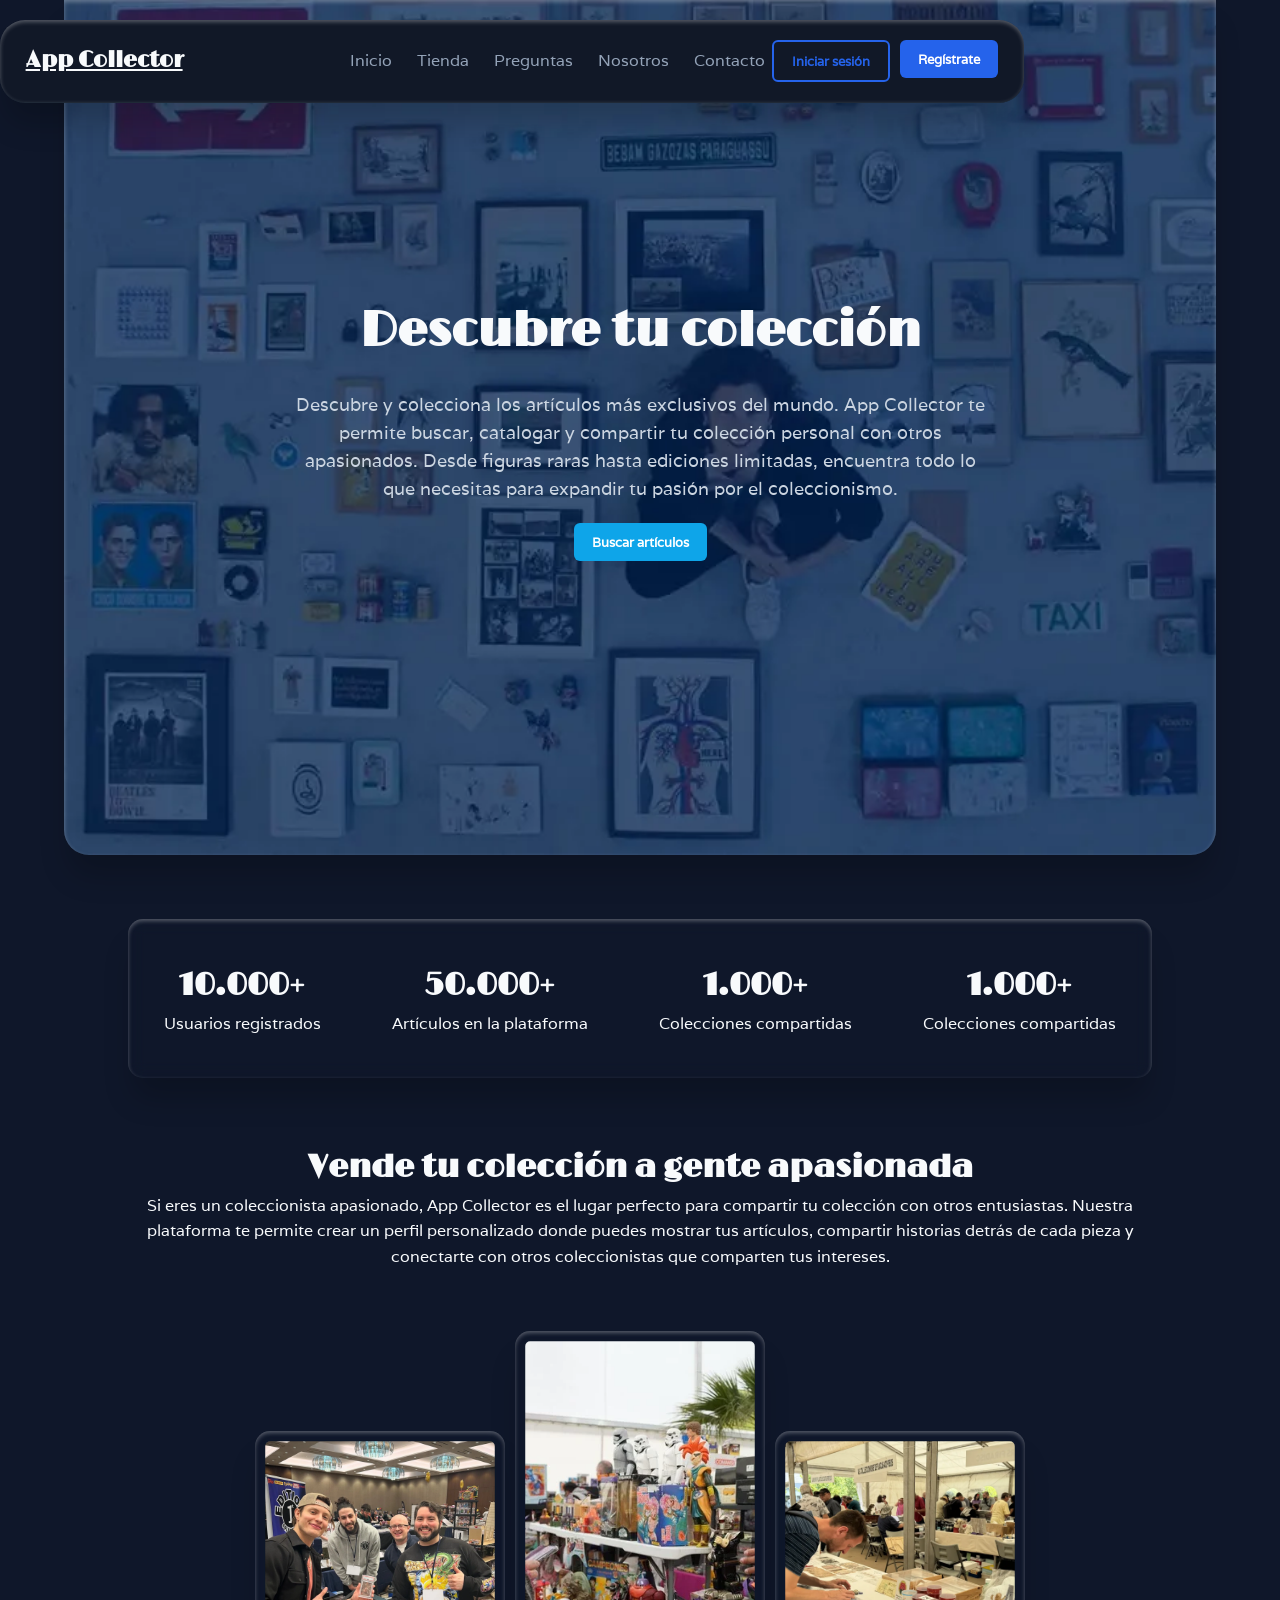
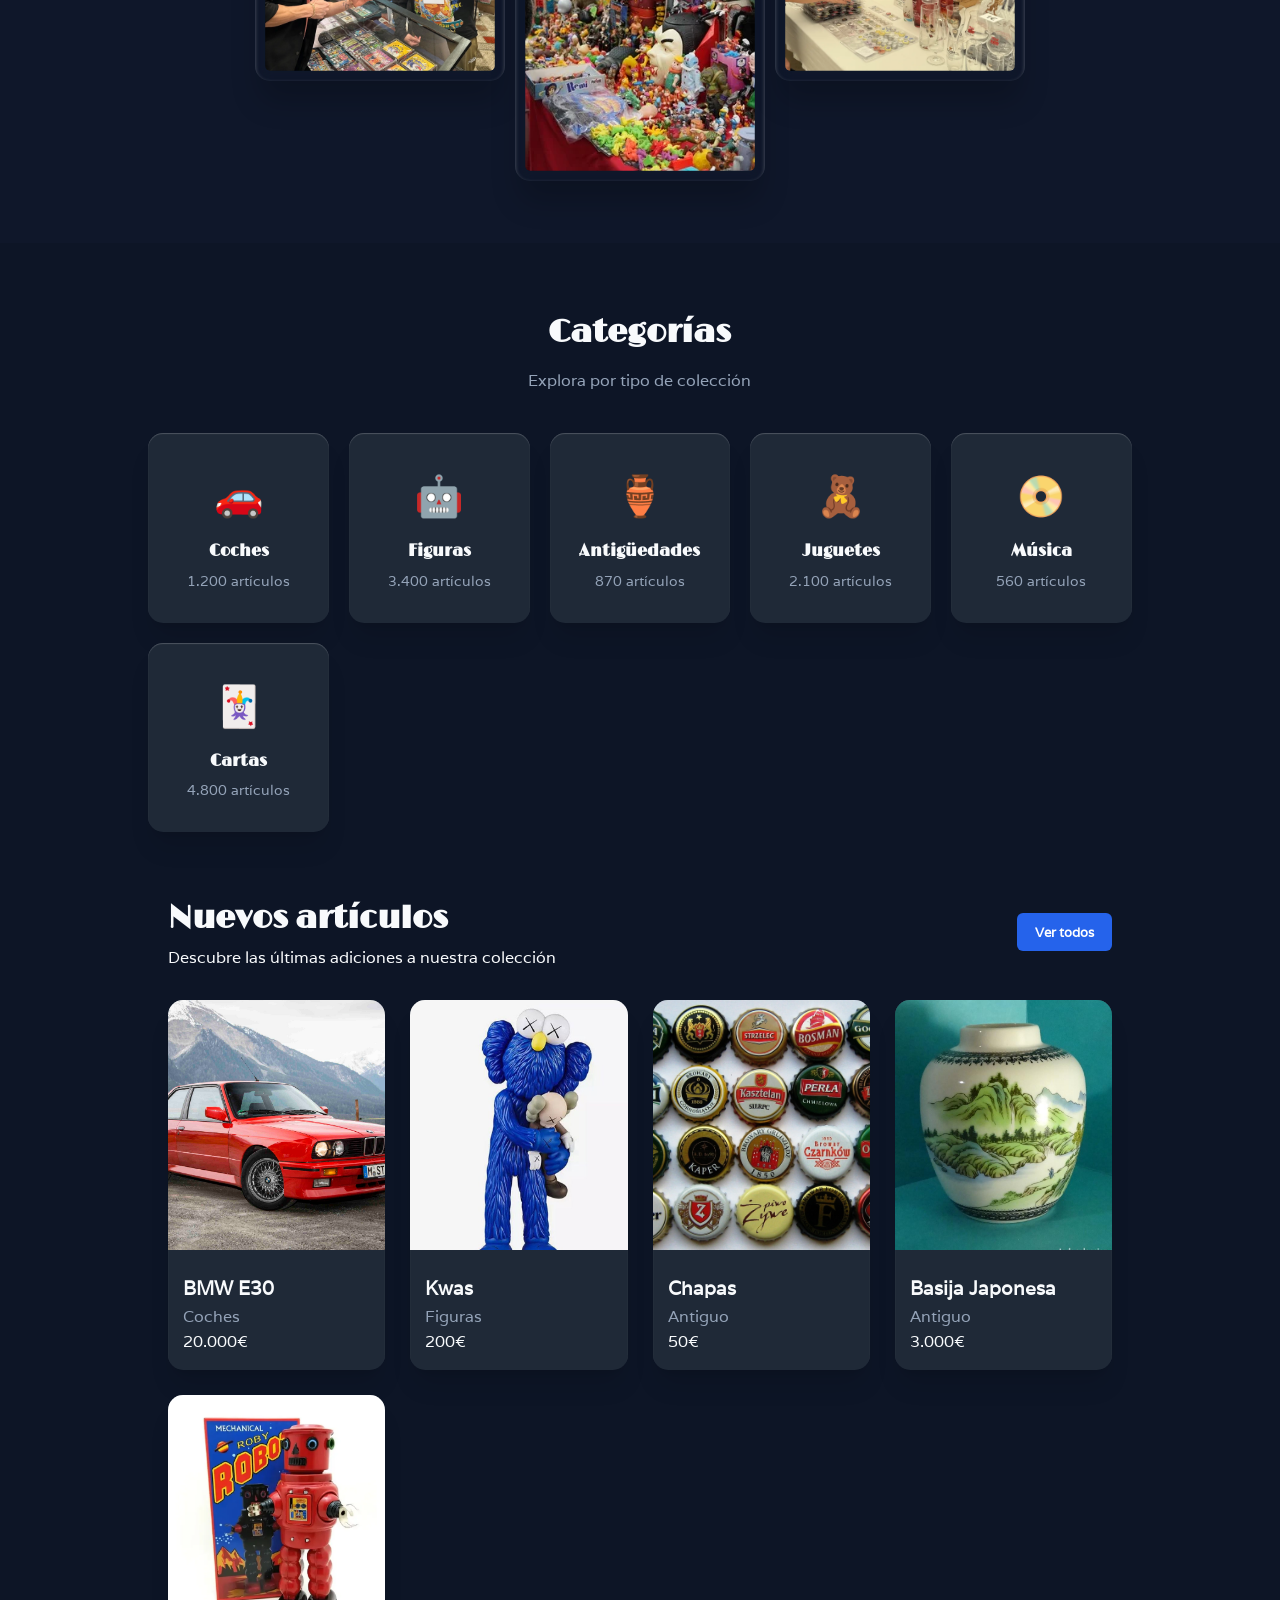
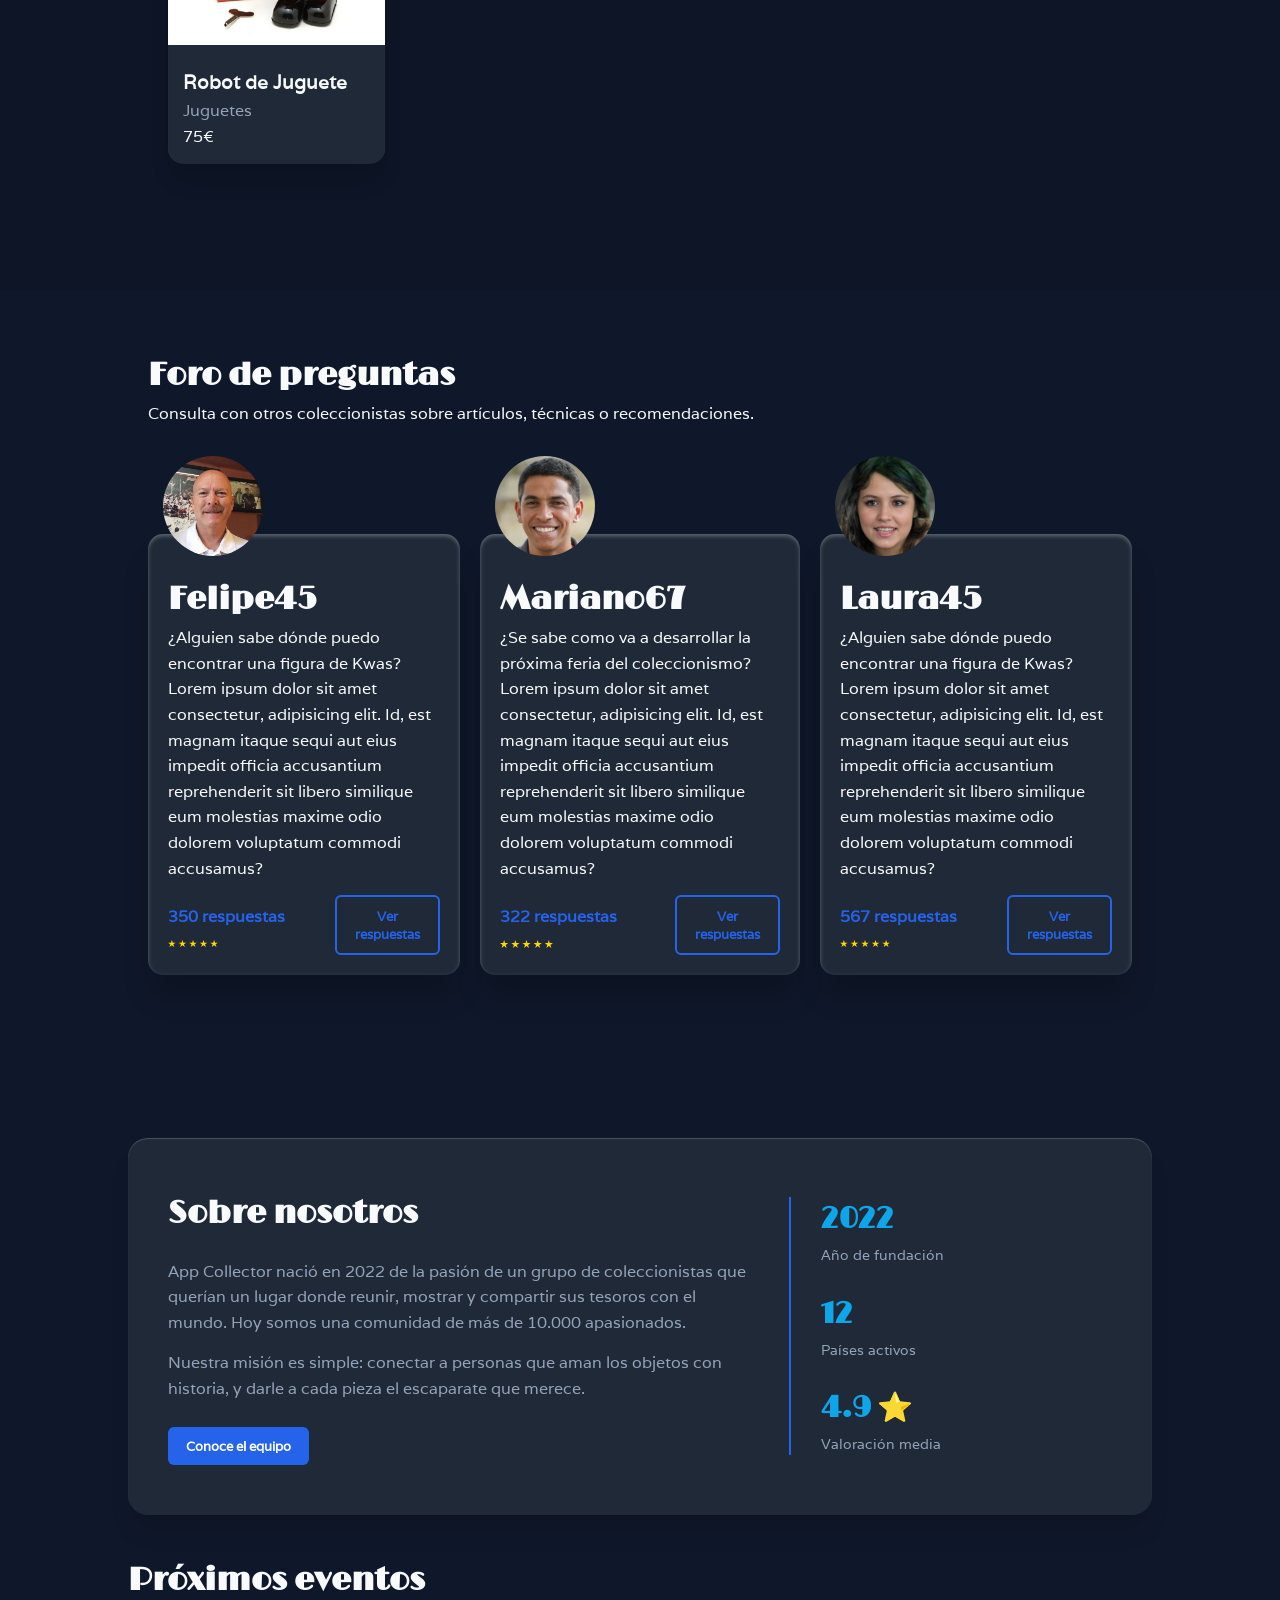
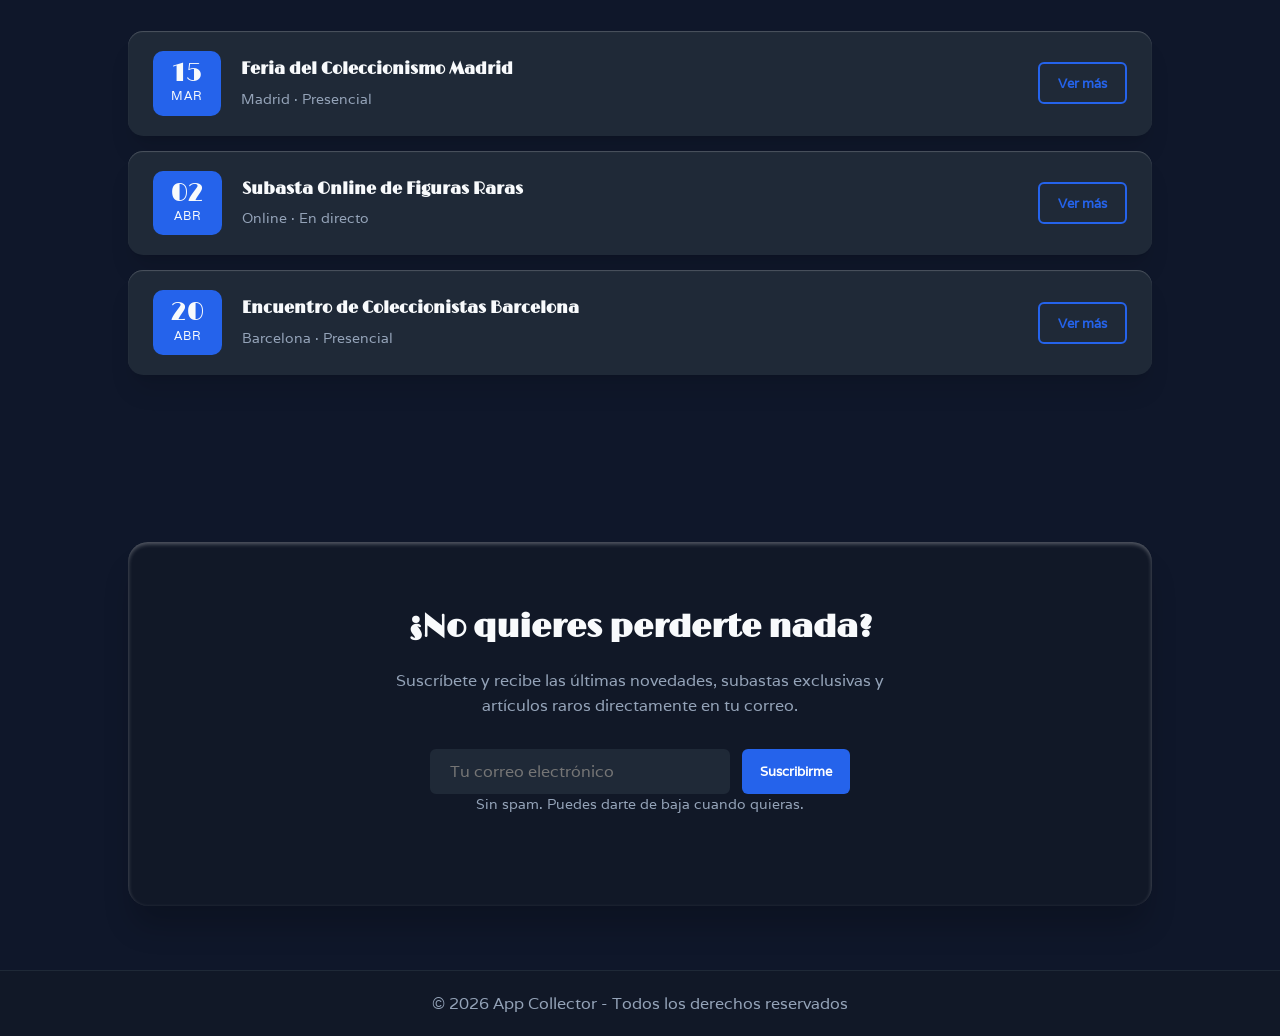
<file: Proyectos/APP COLLECTOR/index.html>
<!--

 ___ _  _______ ____    __  __ _____ _     _____ ____   ___  
|_ _| |/ / ____|  _ \  |  \/  | ____| |   | ____|  _ \ / _ \ 
 | || ' /|  _| | |_) | | |\/| |  _| | |   |  _| | |_) | | | |
 | || . \| |___|  _ <  | |  | | |___| |___| |___|  _ <| |_| |
|___|_|\_\_____|_| \_\ |_|  |_|_____|_____|_____|_| \_\\___/ 


Te ha gustado tanto que has llegado hasta aquí ¿no?

Ya te veia venir, por eso te recuerdo que tengo REDES SOCIALES
donde subo todo tipo de conociento sobre programación 

SIGUEME y aprenderás más como esto.      

AVISO: Este proyecto no está creado con IA, puede tener sus fallos.
       Los separadores se usan para marcar las secciones y ordenar el código con claridad.

-->
<!doctype html>
<html lang="es">
  <head>
    <meta charset="UTF-8" />
    <meta name="viewport" content="width=device-width, initial-scale=1.0" />
    <title>App Collector</title>
    <link rel="stylesheet" href="css/style.css" />
  </head>

  <body>
    <!-- ================= HEADER ================= -->
    <header class="header liquid-glass-style">
      <div class="logo">
        <a href="#">App Collector</a>
      </div>

      <button class="menu-toggle" aria-label="Abrir menú">☰</button>

      <nav class="nav-primary">
        <ul>
          <li><a href="index.html">Inicio</a></li>
          <li><a href="index.html">Tienda</a></li>
          <li><a href="index.html">Preguntas</a></li>
          <li><a href="index.html">Nosotros</a></li>
          <li><a href="contact.html">Contacto</a></li>
        </ul>

        <div class="header-buttons">
          <a href="login.html"><button class="btn btn-outline">Iniciar sesión</button></a>
          <a href="login.html"><button class="btn btn-primary">Regístrate</button></a>
        </div>
      </nav>
    </header>
    <main>
      <!-- ================= HERO ================= -->
      <section
        transition-style="in:circle:hesitate"
        class="hero liquid-glass-style"
      >
        <div class="hero-content">
          <h1>Descubre tu colección</h1>

          <p>
            Descubre y colecciona los artículos más exclusivos del mundo. App
            Collector te permite buscar, catalogar y compartir tu colección
            personal con otros apasionados. Desde figuras raras hasta ediciones
            limitadas, encuentra todo lo que necesitas para expandir tu pasión
            por el coleccionismo.
          </p>

          <button class="btn btn-secondary">Buscar artículos</button>
        </div>
      </section>

      <!-- ================= USER NUMBERS ================= -->
      <section class="user-numbers liquid-glass-style container">
        <div class="user-numbers-container">
          <div class="user-number-card">
            <h2>10.000+</h2>
            <p>Usuarios registrados</p>
          </div>
          <div class="user-number-card">
            <h2>50.000+</h2>
            <p>Artículos en la plataforma</p>
          </div>
          <div class="user-number-card">
            <h2>1.000+</h2>
            <p>Colecciones compartidas</p>
          </div>
          <div class="user-number-card">
            <h2>1.000+</h2>
            <p>Colecciones compartidas</p>
          </div>
        </div>
      </section>

      <!-- ================= GENERAL INFORMATION ================= -->
      <section class="general-information container">
        <div class="general-information-header">
          <h2>Vende tu colección a gente apasionada</h2>
          <p>
            Si eres un coleccionista apasionado, App Collector es el lugar
            perfecto para compartir tu colección con otros entusiastas. Nuestra
            plataforma te permite crear un perfil personalizado donde puedes
            mostrar tus artículos, compartir historias detrás de cada pieza y
            conectarte con otros coleccionistas que comparten tus intereses.
          </p>
        </div>
        <div class="general-information-footer">
          <img
            class="general-information-img-1 liquid-glass-style"
            src="assets/general-information-users.webp"
            alt=""
          />
          <img
            class="general-information-img-2 liquid-glass-style"
            src="assets/general-information-users-2.webp"
            alt=""
          />
          <img
            class="general-information-img-3 liquid-glass-style"
            src="assets/general-information-users-3.webp"
            alt=""
          />
        </div>
      </section>

      <!-- ================= CATEGORIES ================= -->
      <section class="categories">
        <div class="container">
          <div class="categories-header">
            <h2>Categorías</h2>
            <p>Explora por tipo de colección</p>
          </div>
          <div class="categories-grid">
            <div class="category-card liquid-glass-style-secundary">
              <span class="category-icon">🚗</span>
              <h3>Coches</h3>
              <p>1.200 artículos</p>
            </div>
            <div class="category-card liquid-glass-style-secundary">
              <span class="category-icon">🤖</span>
              <h3>Figuras</h3>
              <p>3.400 artículos</p>
            </div>
            <div class="category-card liquid-glass-style-secundary">
              <span class="category-icon">🏺</span>
              <h3>Antigüedades</h3>
              <p>870 artículos</p>
            </div>
            <div class="category-card liquid-glass-style-secundary">
              <span class="category-icon">🧸</span>
              <h3>Juguetes</h3>
              <p>2.100 artículos</p>
            </div>
            <div class="category-card liquid-glass-style-secundary">
              <span class="category-icon">📀</span>
              <h3>Música</h3>
              <p>560 artículos</p>
            </div>
            <div class="category-card liquid-glass-style-secundary">
              <span class="category-icon">🃏</span>
              <h3>Cartas</h3>
              <p>4.800 artículos</p>
            </div>
          </div>
        </div>

        <!-- ================= NEW ARRIVALS ================= -->
        <div class="new-arrivals">
          <div class="container">
            <div class="news-header">
              <div>
                <h2>Nuevos artículos</h2>
                <p>Descubre las últimas adiciones a nuestra colección</p>
              </div>
              <button class="btn btn-primary">Ver todos</button>
            </div>
            <div class="news-grid">
              <div class="news-cards liquid-glass-style-secundary">
                <img src="assets/products/bmw-e30.jpg" alt="" />
                <ul>
                  <li>BMW E30</li>
                  <li>Coches</li>
                  <li>20.000€</li>
                </ul>
              </div>
              <div class="news-cards liquid-glass-style-secundary">
                <img src="assets/products/kwas-figure.jpg" alt="" />
                <ul>
                  <li>Kwas</li>
                  <li>Figuras</li>
                  <li>200€</li>
                </ul>
              </div>
              <div class="news-cards liquid-glass-style-secundary">
                <img src="assets/products/chapas.jpg" alt="" />
                <ul>
                  <li>Chapas</li>
                  <li>Antiguo</li>
                  <li>50€</li>
                </ul>
              </div>
              <div class="news-cards liquid-glass-style-secundary">
                <img src="assets/products/basija-antigua.jpg" alt="" />
                <ul>
                  <li>Basija Japonesa</li>
                  <li>Antiguo</li>
                  <li>3.000€</li>
                </ul>
              </div>
              <div class="news-cards liquid-glass-style-secundary">
                <img src="assets/products/juegue-la-robusteza-22558.webp" alt="" />
                <ul>
                  <li>Robot de Juguete</li>
                  <li>Juguetes</li>
                  <li>75€</li>
                </ul>
              </div>
            </div>
          </div>
        </div>
      </section>
      <!-- ================= USER QUESTION ================= -->
      <section class="user-question">
        <div class="info-question">
          <h2>Foro de preguntas</h2>
          <p>
            Consulta con otros coleccionistas sobre artículos, técnicas o
            recomendaciones.
          </p>
          <div class="question-container">
            <div class="question-content">
              <div class="user-profile">
                <img src="assets/users/felipe.jpg" alt="foto de perfil" />
              </div>
              <div class="question-text liquid-glass-style">
                <h3>Felipe45</h3>
                <blockquote>
                  ¿Alguien sabe dónde puedo encontrar una figura de Kwas? Lorem
                  ipsum dolor sit amet consectetur, adipisicing elit. Id, est
                  magnam itaque sequi aut eius impedit officia accusantium
                  reprehenderit sit libero similique eum molestias maxime odio
                  dolorem voluptatum commodi accusamus?
                </blockquote>
                <div class="question-stars">
                  <div>
                    <p>350 respuestas</p>
                    <img src="assets/5-star-rating.svg" alt="cinco-estrellas" />
                  </div>
                  <button class="btn btn-outline">Ver respuestas</button>
                </div>
              </div>
            </div>
            <div class="question-content">
              <div class="user-profile">
                <img src="assets/users/mariano.jpeg" alt="foto de perfil" />
              </div>
              <div class="question-text liquid-glass-style">
                <h3>Mariano67</h3>
                <blockquote>
                  ¿Se sabe como va a desarrollar la próxima feria del
                  coleccionismo? Lorem ipsum dolor sit amet consectetur,
                  adipisicing elit. Id, est magnam itaque sequi aut eius impedit
                  officia accusantium reprehenderit sit libero similique eum
                  molestias maxime odio dolorem voluptatum commodi accusamus?
                </blockquote>
                <div class="question-stars">
                  <div>
                    <p>322 respuestas</p>
                    <img src="assets/5-star-rating.svg" alt="cinco-estrellas" />
                  </div>
                  <button class="btn btn-outline">Ver respuestas</button>
                </div>
              </div>
            </div>
            <div class="question-content">
              <div class="user-profile">
                <img src="assets/users/laura.jpeg" alt="foto de perfil" />
              </div>
              <div class="question-text liquid-glass-style">
                <h3>Laura45</h3>
                <blockquote>
                  ¿Alguien sabe dónde puedo encontrar una figura de Kwas? Lorem
                  ipsum dolor sit amet consectetur, adipisicing elit. Id, est
                  magnam itaque sequi aut eius impedit officia accusantium
                  reprehenderit sit libero similique eum molestias maxime odio
                  dolorem voluptatum commodi accusamus?
                </blockquote>
                <div class="question-stars">
                  <div>
                    <p>567 respuestas</p>
                    <img src="assets/5-star-rating.svg" alt="cinco-estrellas" />
                  </div>
                  <button class="btn btn-outline">Ver respuestas</button>
                </div>
              </div>
            </div>
          </div>
        </div>
      </section>

      <!-- ================= ABOUT US ================= -->
      <section class="about-us">
        <div class="container">
          <!-- INFORMACIÓN -->
          <div class="information-about liquid-glass-style-secundary">
            <div class="about-text">
              <h2>Sobre nosotros</h2>
              <p>
                App Collector nació en 2022 de la pasión de un grupo de
                coleccionistas que querían un lugar donde reunir, mostrar y
                compartir sus tesoros con el mundo. Hoy somos una comunidad de
                más de 10.000 apasionados.
              </p>
              <p>
                Nuestra misión es simple: conectar a personas que aman los
                objetos con historia, y darle a cada pieza el escaparate que
                merece.
              </p>
              <button class="btn btn-primary">Conoce el equipo</button>
            </div>
            <div class="about-stats">
              <div class="about-stat">
                <h3>2022</h3>
                <p>Año de fundación</p>
              </div>
              <div class="about-stat">
                <h3>12</h3>
                <p>Países activos</p>
              </div>
              <div class="about-stat">
                <h3>4.9 ⭐</h3>
                <p>Valoración media</p>
              </div>
            </div>
          </div>

          <!-- EVENTOS -->
          <div class="events-about">
            <h2>Próximos eventos</h2>
            <div class="events-list">
              <div class="event-item liquid-glass-style-secundary">
                <div class="event-date">
                  <span class="event-day">15</span>
                  <span class="event-month">MAR</span>
                </div>
                <div class="event-info">
                  <h3>Feria del Coleccionismo Madrid</h3>
                  <p>Madrid · Presencial</p>
                </div>
                <button class="btn btn-outline">Ver más</button>
              </div>
              <div class="event-item liquid-glass-style-secundary">
                <div class="event-date">
                  <span class="event-day">02</span>
                  <span class="event-month">ABR</span>
                </div>
                <div class="event-info">
                  <h3>Subasta Online de Figuras Raras</h3>
                  <p>Online · En directo</p>
                </div>
                <button class="btn btn-outline">Ver más</button>
              </div>
              <div class="event-item liquid-glass-style-secundary">
                <div class="event-date">
                  <span class="event-day">20</span>
                  <span class="event-month">ABR</span>
                </div>
                <div class="event-info">
                  <h3>Encuentro de Coleccionistas Barcelona</h3>
                  <p>Barcelona · Presencial</p>
                </div>
                <button class="btn btn-outline">Ver más</button>
              </div>
            </div>
          </div>
        </div>
      </section>

      <!-- ================= NEWSLETTER ================= -->
      <section class="newsletter liquid-glass-style">
        <div class="newsletter-content">
          <h2>¿No quieres perderte nada?</h2>
          <p>
            Suscríbete y recibe las últimas novedades, subastas exclusivas y
            artículos raros directamente en tu correo.
          </p>
          <div class="newsletter-form">
            <input
              type="email"
              placeholder="Tu correo electrónico"
              class="newsletter-input"
            />
            <button class="btn btn-primary">Suscribirme</button>
          </div>
          <p class="newsletter-disclaimer">
            Sin spam. Puedes darte de baja cuando quieras.
          </p>
        </div>
      </section>
    </main>
    <!-- ================= FOOTER ================= -->
    <footer class="footer">
      <p>© 2026 App Collector - Todos los derechos reservados</p>
    </footer>

    <!-- Pequeño script para activar el menú movil -->
    <script>
      const toggle = document.querySelector(".menu-toggle");
      const nav = document.querySelector(".nav-primary");

      toggle.addEventListener("click", () => {
        nav.classList.toggle("active");
      });
    </script>
  </body>
</html>
</file>
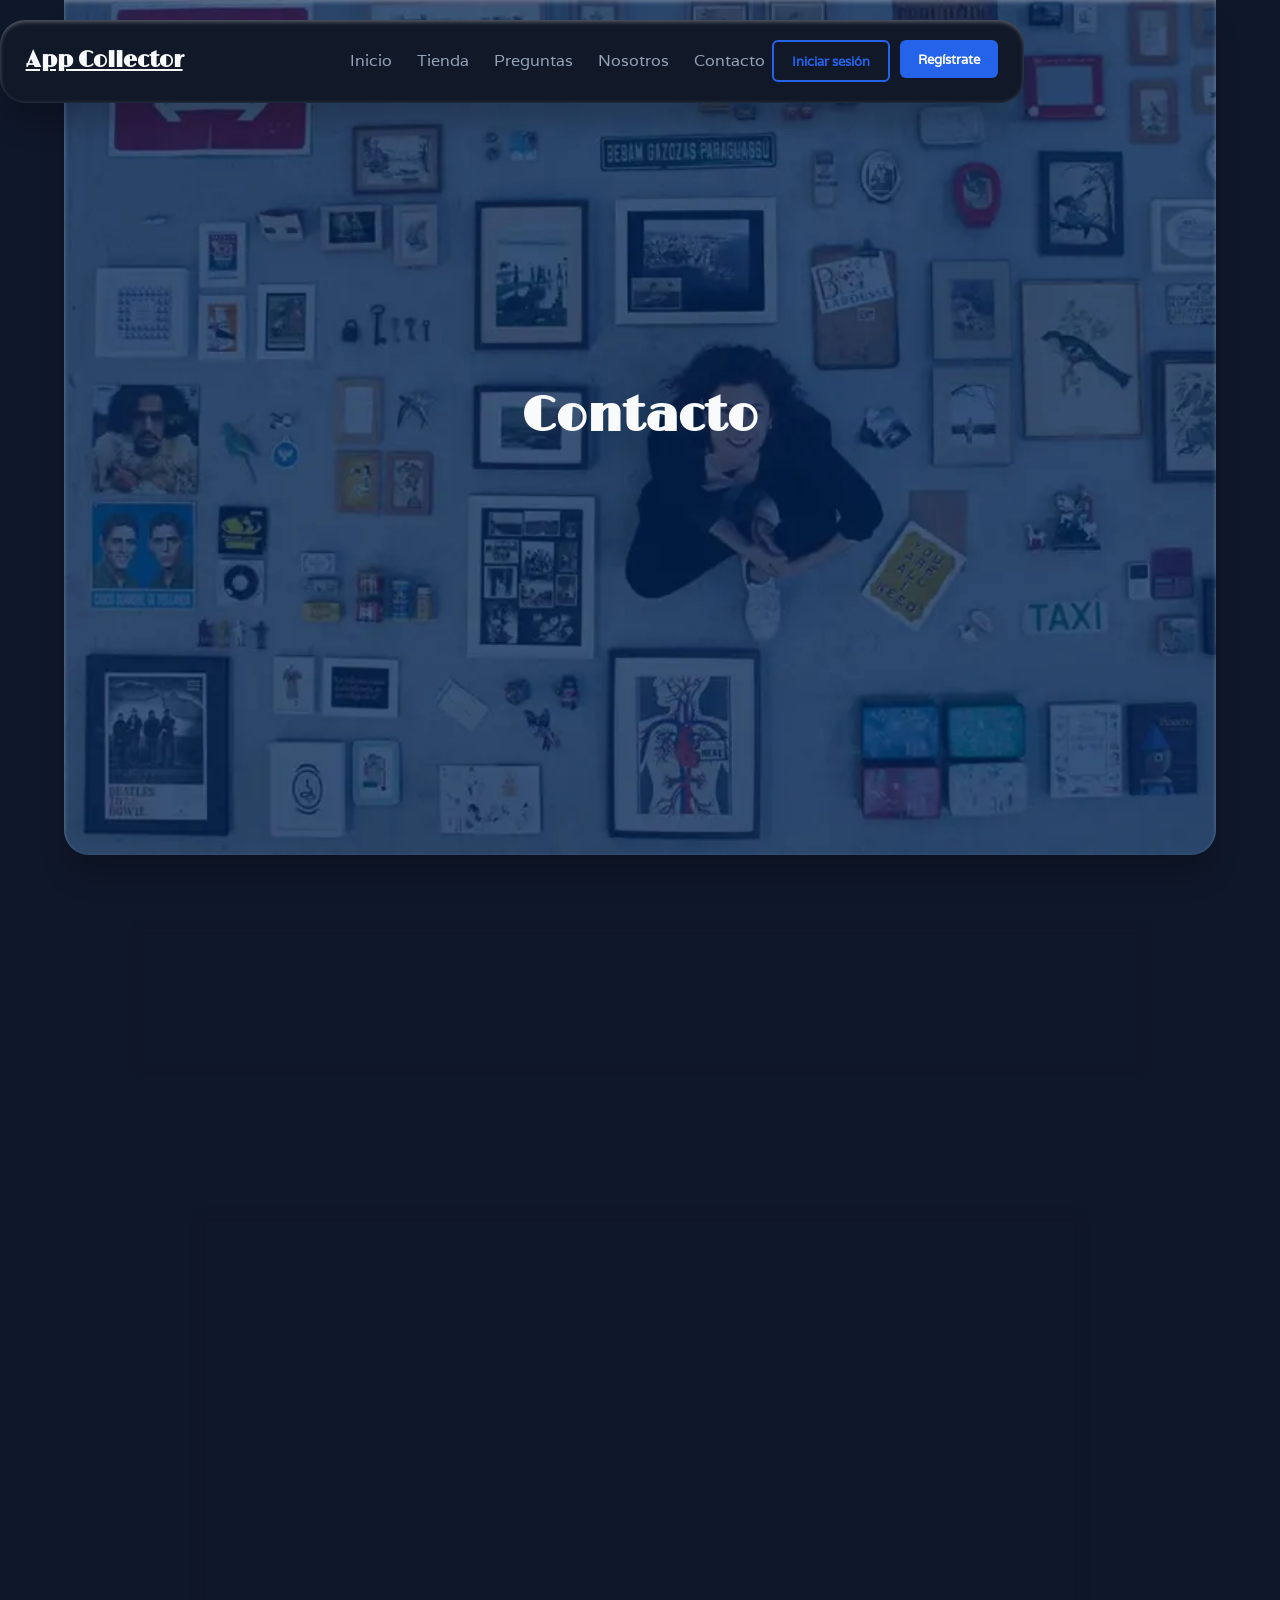
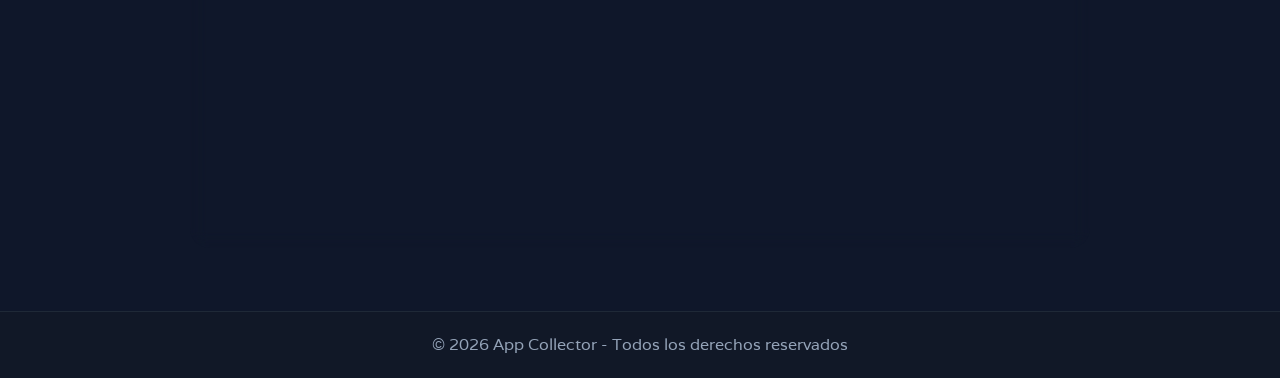
<file: Proyectos/APP COLLECTOR/contact.html>
<!doctype html>
<html lang="en">
  <head>
    <meta charset="UTF-8" />
    <meta name="viewport" content="width=device-width, initial-scale=1.0" />
    <title>App Collector</title>
    <link rel="stylesheet" href="css/style.css" />
    <link rel="stylesheet" href="css/contact.css" />
  </head>
  <body>
    <!-- ================= HEADER ================= -->
    <header class="header liquid-glass-style">
      <div class="logo">
        <a href="#">App Collector</a>
      </div>

      <button class="menu-toggle" aria-label="Abrir menú">☰</button>

      <nav class="nav-primary">
        <ul>
          <li><a href="index.html">Inicio</a></li>
          <li><a href="index.html">Tienda</a></li>
          <li><a href="index.html">Preguntas</a></li>
          <li><a href="index.html">Nosotros</a></li>
          <li><a href="contact.html">Contacto</a></li>
        </ul>

        <div class="header-buttons">
          <a href="login.html"
            ><button class="btn btn-outline">Iniciar sesión</button></a
          >
          <a href="login.html"
            ><button class="btn btn-primary">Regístrate</button></a
          >
        </div>
      </nav>
    </header>
    <main>
      <!-- ================= HERO ================= -->
      <section
        transition-style="in:circle:hesitate"
        class="hero liquid-glass-style"
      >
        <div class="hero-content">
          <h1>Contacto</h1>
        </div>
      </section>

      <!-- ================= USER NUMBERS ================= -->
      <section class="user-numbers liquid-glass-style container">
        <div class="user-numbers-container">
          <div class="user-number-card">
            <h2>10.000+</h2>
            <p>Usuarios registrados</p>
          </div>
          <div class="user-number-card">
            <h2>50.000+</h2>
            <p>Artículos en la plataforma</p>
          </div>
          <div class="user-number-card">
            <h2>1.000+</h2>
            <p>Colecciones compartidas</p>
          </div>
          <div class="user-number-card">
            <h2>1.000+</h2>
            <p>Colecciones compartidas</p>
          </div>
        </div>
      </section>

      <!-- ================= CONTACT FORM ================= -->
      <section class="contact-section container">
        <div class="contact-card liquid-glass-style">
          <div class="contact-info">
            <h2>Hablemos 🚀</h2>
            <p>
              ¿Tienes dudas, sugerencias o quieres colaborar con App Collector?
              Rellena el formulario y te responderemos lo antes posible.
            </p>
          </div>

          <form class="contact-form">
            <div class="form-row">
              <div class="input-group">
                <label>Nombre</label>
                <input type="text" placeholder="Iker Melero" required />
              </div>

              <div class="input-group">
                <label>Email</label>
                <input type="email" placeholder="iker@email.com" required />
              </div>
            </div>

            <div class="input-group">
              <label>Asunto</label>
              <input type="text" placeholder="Quiero colaborar..." required />
            </div>

            <div class="input-group">
              <label>Mensaje</label>
              <textarea
                rows="5"
                placeholder="Escribe tu mensaje aquí..."
                required
              ></textarea>
            </div>

            <button type="submit" class="btn btn-primary full">
              Enviar mensaje
            </button>
          </form>
        </div>
      </section>
    </main>
    <!-- ================= FOOTER ================= -->
    <footer class="footer">
      <p>© 2026 App Collector - Todos los derechos reservados</p>
    </footer>

  </body>
</html>
</file>
<file: Proyectos/APP COLLECTOR/css/style.css>
@import url('https://fonts.googleapis.com/css2?family=Limelight&family=Varela&display=swap');

* {
    margin: 0;
    padding: 0;
    box-sizing: border-box;
}

:root {
    --primary: #2563eb;
    --primary-dark: #1e40af;
    --secondary: #0ea5e9;
    --dark: #0f172a;
    --light: #f8fafc;
    --gray: #94a3b8;
    --secundary-gray: 148, 163, 184;
    --opacity: 0.8;
}

body {
    font-family: "Varela", sans-serif;
    background-color: var(--dark);
    color: var(--light);
    line-height: 1.6;
}

h1,
h2,
h3 {
    font-family: "Limelight", sans-serif;
    font-size: 2rem;
}

.container {
    max-width: 80%;
    margin: 0 auto;
}

.shadow {
    box-shadow: 0px 0px 20px 0px #000;
}

.liquid-glass-style {
    /* Efecto Glassmorphism Core */
    background: var(--glass-bg);
    backdrop-filter: blur(8px);
    -webkit-backdrop-filter: blur(8px);

    /* Bordes e Iluminación Interna (Efecto Líquido) */
    background: color-mix(in oklab, var(--glass-bg) 90%, white 10%);
    border-color: white;
    box-shadow:
        0 25px 30px -5px rgba(0, 0, 0, 0.2),
        inset 0 2px 4px 0 rgba(255, 255, 255, 0.3);
}

.liquid-glass-style-secundary {
    background: var(--glass-bg);
    backdrop-filter: blur(8px);
    -webkit-backdrop-filter: blur(8px);
    border: 1px solid var(--glass-border);
    box-shadow:
        0 20px 25px -5px rgba(0, 0, 0, 0.1),
        0 8px 10px -6px rgba(0, 0, 0, 0.1),
        inset 0 1px 1px 0 rgba(255, 255, 255, 0.2);
    /*transition: all 0.3s cubic-bezier(0.4, 0, 0.2, 1);*/
}


/* ================= BOTONES ================= */

.btn {
    font-family: 'Varela', sans-serif;
    padding: 10px 18px;
    border-radius: 6px;
    font-weight: 600;
    cursor: pointer;
    border: none;
    transition: 0.3s ease;
}

.btn-outline {
    background: transparent;
    border: 2px solid var(--primary);
    color: var(--primary);
}

.btn-outline:hover {
    background: var(--primary);
    color: white;
}

.btn-primary {
    background: var(--primary);
    color: white;
}

.btn-primary:hover {
    background: var(--primary-dark);
}

.btn-secondary {
    background: var(--secondary);
    color: white;
    margin-top: 20px;
}

.btn-secondary:hover {
    opacity: 0.9;
}

.header-buttons {
    display: flex;
    flex-direction: column;
    gap: 10px;
}


/* ================= HEADER ================= */

.header {
    width: 80%;
    z-index: 99;
    position: fixed;
    display: flex;
    justify-content: space-around;
    align-items: center;
    margin-top: 20px;
    padding: 20px 2%;
    background-color: #111827;
    border-bottom: 1px solid #1f2937;
    border-radius: 25px;
    justify-self: anchor-center;
}

.menu-toggle {
    font-size: 1.8rem;
    background: none;
    border: none;
    color: var(--light);
    cursor: pointer;
}

.logo {
    width: 50%;
}

.logo a {
    font-family: "Limelight", sans-serif;
    font-weight: 400;
    font-style: normal;
    font-size: 1.4rem;
    font-weight: bold;
    color: var(--light);
}

.nav-primary {
    position: absolute;
    top: 100%;
    left: 0;
    width: 100%;
    background-color: #111827;
    display: none;
    flex-direction: column;
    padding: 20px;
}

.nav-primary .active {
    display: flex;
    margin-top: 10px;
    border-radius: 15px;
    animation: scale-up-tr 0.4s cubic-bezier(0.390, 0.575, 0.565, 1.000) both;
}

.nav-primary ul {
    list-style: none;
    display: flex;
    flex-direction: column;
    gap: 25px;
    margin-bottom: 20px;
}

.nav-primary a {
    text-decoration: none;
    color: var(--gray);
    font-weight: 500;
    transition: 0.3s ease;
}

.nav-primary a:hover {
    color: var(--light);
}


/* ================= HERO ================= */

.hero {
    margin: 0 auto;
    width: 90vw;
    height: 95vh;
    display: flex;
    align-items: center;
    justify-content: center;
    text-align: center;
    background-image: url('../assets/image.webp');
    background-size: cover;
    border-bottom-left-radius: 25px;
    border-bottom-right-radius: 25px;
}

.hero-content {
    max-width: 700px;
}

.hero h1 {
    font-family: "Limelight", sans-serif;
    font-size: 3rem;
    margin-bottom: 20px;
}

.hero p {
    font-size: 1.1rem;
    color: #cbd5e1;
}

/* ================= USER NUMBERS ================= */

.user-numbers {
    margin: 5% auto;
    /*background-color: rgba(var(--secundary-gray), 0.4);*/
    border-radius: 15px;
}

.user-numbers-container {
    display: flex;
    justify-content: space-around;
    align-items: center;
    padding: 4% 0;
}

.user-number-card {
    text-align: center;
}

/* ================= GENERAL INFORMATION ================= */

.general-information-header {
    text-align: center;
}

.general-information-footer {
    position: relative;
    display: flex;
    justify-content: center;
    align-items: center;
    margin: 5% 0 5% 0;

}

.general-information-img-1, .general-information-img-3 {
    width: 250px;
    height: 250px;
    padding: 1%;
    object-fit: cover;
    border-radius: 15px;
}

.general-information-img-2{
    width: 250px;
    height: 450px;
    padding: 1%;
    margin: 1%;
    object-fit: cover;
    border-radius: 15px;
}

/* ================= CATEGORÍAS ================= */

.categories {
    padding: 5% 2%;
    background-color: #0d1526;
}

.categories-header {
    text-align: center;
    margin-bottom: 40px;
}

.categories-header p {
    color: var(--gray);
    margin-top: 10px;
}

.categories-grid {
    display: grid;
    grid-template-columns: repeat(auto-fit, minmax(150px, 1fr));
    gap: 20px;
}

.category-card {
    background-color: #1f2937;
    border-radius: 15px;
    padding: 30px 20px;
    text-align: center;
    cursor: pointer;
    transition: transform 0.2s ease;
}

.category-card:hover {
    transform: scale(1.05);
}

.category-icon {
    font-size: 2.5rem;
    display: block;
    margin-bottom: 12px;
}

.category-card h3 {
    font-size: 1rem;
    margin-bottom: 6px;
}

.category-card p {
    color: var(--gray);
    font-size: 0.85rem;
}


/* ================= NEW ARRIVALS ================= */

.new-arrivals {
    padding: 5% 2%;
}


.news-header {
    display: flex;
    justify-content: space-between;
    align-items: center;
    margin-bottom: 30px;
}

.news-grid {
    display: grid;
    grid-template-columns: repeat(auto-fit, minmax(190px, 1fr));
    gap: 25px;
}

.news-cards {
    background-color: #1f2937;
    border-radius: 15px;
    overflow: hidden;
    transition: transform .2s;

    &:hover {
        transform: scale(1.1);
    }
}

.news-cards img {
    width: 100%;
    height: 250px;
    object-fit: cover;
}

.news-cards ul {
    padding: 15px;
    list-style-type: none;
}

.new-arrivals ul li:first-child {
    font-size: 1.2rem;
    font-weight: bold;
}

.new-arrivals ul li:nth-child(2) {
    color: var(--gray);
}

.news-cards div h3 {
    font-size: 1.2rem;
}

/* ================= USER QUESTION ================= */

.user-question {
    max-width: 80%;
    margin: 0 auto;
    padding: 60px 20px;
}

.question-container {
    display: flex;
    flex-direction: row;
    justify-content: space-around;
    align-items: flex-start;
    gap: 20px;
}

.question-image img {
    width: 100%;
    border-radius: 25px;
}

.question-text {
    background-color: #1f2937;;
   /*  border-width: 10px;
    border-style: solid;
    border-color: #1f2937; */
    color: var(--light);
    padding: 40px 20px 20px 20px;
    border-radius: 15px;
    z-index: 1;
}

.question-text div img {
    width: 30%;
}

.question-text div p {
    font-weight: bold;
}

.question-stars {
    padding-top: 5%;
    display: flex;
    flex-direction: row;
    align-items: flex-end;
    justify-content: space-between;
}

.question-stars div p {
    color: var(--primary);
}

.user-profile {
    position: relative;
    z-index: 2;
}

.user-profile img {
    width: 100px;
    height: 100px;
    border-radius: 50%;
    overflow: hidden;
    margin-left: 15px;
    display: inline-block;
    translate: 0 30px;
}

/* ================= ABOUT US ================= */

.about-us {
    padding: 8% 0;
}

.about-us .container {
    display: flex;
    flex-direction: column;
    gap: 40px;
}

.information-about {
    display: flex;
    justify-content: space-between;
    align-items: center;
    gap: 40px;
    background-color: #1f2937;
    border-radius: 20px;
    padding: 50px 40px;
    flex-wrap: wrap;
}

.about-text {
    flex: 2;
    /* min-width: 250px; */
}

.about-text h2 {
    margin-bottom: 20px;
}

.about-text p {
    color: var(--gray);
    margin-bottom: 15px;
}

.about-text .btn {
    margin-top: 10px;
}

.about-stats {
    flex: 1;
    min-width: 200px;
    display: flex;
    flex-direction: column;
    gap: 25px;
    border-left: 2px solid #2563eb;
    padding-left: 30px;
}

.about-stat h3 {
    font-size: 1.8rem;
    color: var(--secondary);
}

.about-stat p {
    color: var(--gray);
    font-size: 0.9rem;
}

/* Eventos */

.events-about h2 {
    margin-bottom: 25px;
}

.events-list {
    display: flex;
    flex-direction: column;
    gap: 15px;
}

.event-item {
    display: flex;
    align-items: center;
    gap: 20px;
    background-color: #1f2937;
    border-radius: 15px;
    padding: 20px 25px;
    flex-wrap: wrap;
}

.event-date {
    display: flex;
    flex-direction: column;
    align-items: center;
    background-color: var(--primary);
    border-radius: 10px;
    padding: 10px 18px;
    min-width: 60px;
    flex-shrink: 0;
}

.event-day {
    font-family: "Limelight", sans-serif;
    font-size: 1.6rem;
    line-height: 1;
}

.event-month {
    font-size: 0.75rem;
    letter-spacing: 1px;
}

.event-info {
    flex: 1;
}

.event-info h3 {
    font-size: 1rem;
    margin-bottom: 4px;
}

.event-info p {
    color: var(--gray);
    font-size: 0.9rem;
}

/* ================= NEWSLETTER ================= */

.newsletter {
    margin: 5% auto;
    width: 80%;
    border-radius: 20px;
    padding: 60px 40px;
    text-align: center;
    background-color: #111827;
}

.newsletter-content h2 {
    margin-bottom: 15px;
}

.newsletter-content > p {
    color: var(--gray);
    max-width: 500px;
    margin: 0 auto 30px auto;
}

.newsletter-form {
    display: flex;
    justify-content: center;
    gap: 12px;
    flex-wrap: wrap;
}

.newsletter-input {
    font-family: "Varela", sans-serif;
    padding: 10px 18px;
    border-radius: 6px;
    border: 2px solid #1f2937;
    background-color: #1f2937;
    color: var(--light);
    font-size: 1rem;
    width: 300px;
    outline: none;
    transition: border-color 0.3s;
}

.newsletter-input:focus {
    border-color: var(--primary);
}

.newsletter-disclaimer {
    margin-top: 15px;
    color: var(--gray);
    font-size: 0.85rem;
}


/* ================= FOOTER ================= */

.footer {
    text-align: center;
    padding: 20px;
    background-color: #111827;
    border-top: 1px solid #1f2937;
    color: var(--gray);
}

/* ================= RESPONSIVE ================= */

@media (max-width: 1200px) {

    .logo a{
        font-size: 1.2rem;
    }
    
    .nav ul {
        flex-wrap: wrap;
        justify-content: center;
    }

    .hero h1 {
        font-size: 2.2rem;
    }

    .question-container, .general-information-footer, .user-numbers-container{
        flex-direction: column;
    }
    .steps-container {
        flex-direction: column;
        align-items: center;
    }

    .step-arrow {
        transform: rotate(90deg);
    }

    .information-about {
        flex-direction: column;
    }

    .about-stats {
        border-left: none;
        border-top: 2px solid var(--primary);
        padding-left: 0;
        padding-top: 25px;
        flex-direction: row;
        justify-content: space-around;
        width: 100%;
    }

    .newsletter {
        width: 95%;
        padding: 40px 20px;
    }
}

@media (min-width: 1200px) {

    .menu-toggle {
        display: none;
    }

    .nav-primary {
        position: static;
        display: flex !important;
        flex-direction: row;
        align-items: center;
        justify-content: space-between;
        background: none;
        padding: 0;
    }

    .nav-primary ul {
        flex-direction: row;
        gap: 25px;
        margin: 0;
    }

    .header-buttons {
        flex-direction: row;
    }


}

/* ================= ANIMATIONS ================= */


@keyframes circle-swoop {
    from {
        clip-path: var(--circle-top-center-out);
    }

    to {
        clip-path: var(--circle-top-center-in);
    }
}

.--in-custom {
    --transition__duration: 1s;
    --transition__easing: ease-in-out;
    animation-name: circle-swoop;
}

    /*Animación de salida*/
@keyframes scale-out-tr {
  0% {
    -webkit-transform: scale(1);
            transform: scale(1);
    -webkit-transform-origin: 100% 0%;
            transform-origin: 100% 0%;
    opacity: 1;
  }
  100% {
    -webkit-transform: scale(0);
            transform: scale(0);
    -webkit-transform-origin: 100% 0%;
            transform-origin: 100% 0%;
    opacity: 1;
  }
}

    /*Animación de entrada*/
@keyframes scale-up-tr {
  0% {
    -webkit-transform: scale(0.5);
            transform: scale(0.5);
    -webkit-transform-origin: 100% 0%;
            transform-origin: 100% 0%;
  }
  100% {
    -webkit-transform: scale(1);
            transform: scale(1);
    -webkit-transform-origin: 100% 0%;
            transform-origin: 100% 0%;
  }
}


@keyframes circle-in-hesitate {
    0% {
        clip-path: circle(0% at 50% 0%);
    }

    40% {
        clip-path: circle(40% at 50% 0%);
    }

    100% {
        clip-path: circle(125% at 50% 0%);
    }
}

[transition-style="in:circle:hesitate"] {
    animation: 2.5s cubic-bezier(.25, 1, .30, 1) circle-in-hesitate both;
}
/********************************************/
</file>
<file: Proyectos/APP COLLECTOR/css/contact.css>
/* CONTENEDOR */
.contact-section {
    padding: 4rem 1rem;
    display: flex;
    justify-content: center;
}

.contact-card {
    width: 100%;
    max-width: 900px;
    padding: 3rem;
    border-radius: 20px;
    display: flex;
    flex-direction: column;
    gap: 2rem;
}

/* INFO */
.contact-info {
    text-align: center;
}

.contact-info h2 {
    margin-bottom: 1rem;
    font-size: 1.8rem;
}

.contact-info p {
    max-width: 600px;
    margin: 0 auto;
    opacity: 0.8;
}

/* FORM */
.contact-form {
    display: flex;
    flex-direction: column;
    gap: 1.5rem;
}

.form-row {
    display: flex;
    gap: 1.5rem;
}

.input-group {
    display: flex;
    flex-direction: column;
    gap: 0.5rem;
    width: 100%;
}

.input-group label {
    font-size: 0.9rem;
    opacity: 0.8;
}

.input-group input,
.input-group textarea {
    padding: 0.9rem;
    border-radius: 12px;
    border: 1px solid rgba(255, 255, 255, 0.1);
    background: rgba(255, 255, 255, 0.05);
    color: white;
    resize: none;
    outline: none;
    transition: 0.3s;
}

.input-group input:focus,
.input-group textarea:focus {
    border-color: #4f8cff;
}

.full {
    width: 100%;
}

/* RESPONSIVE */
@media (max-width: 768px) {
    .contact-card {
        padding: 2rem;
    }

    .form-row {
        flex-direction: column;
    }
}
</file>
